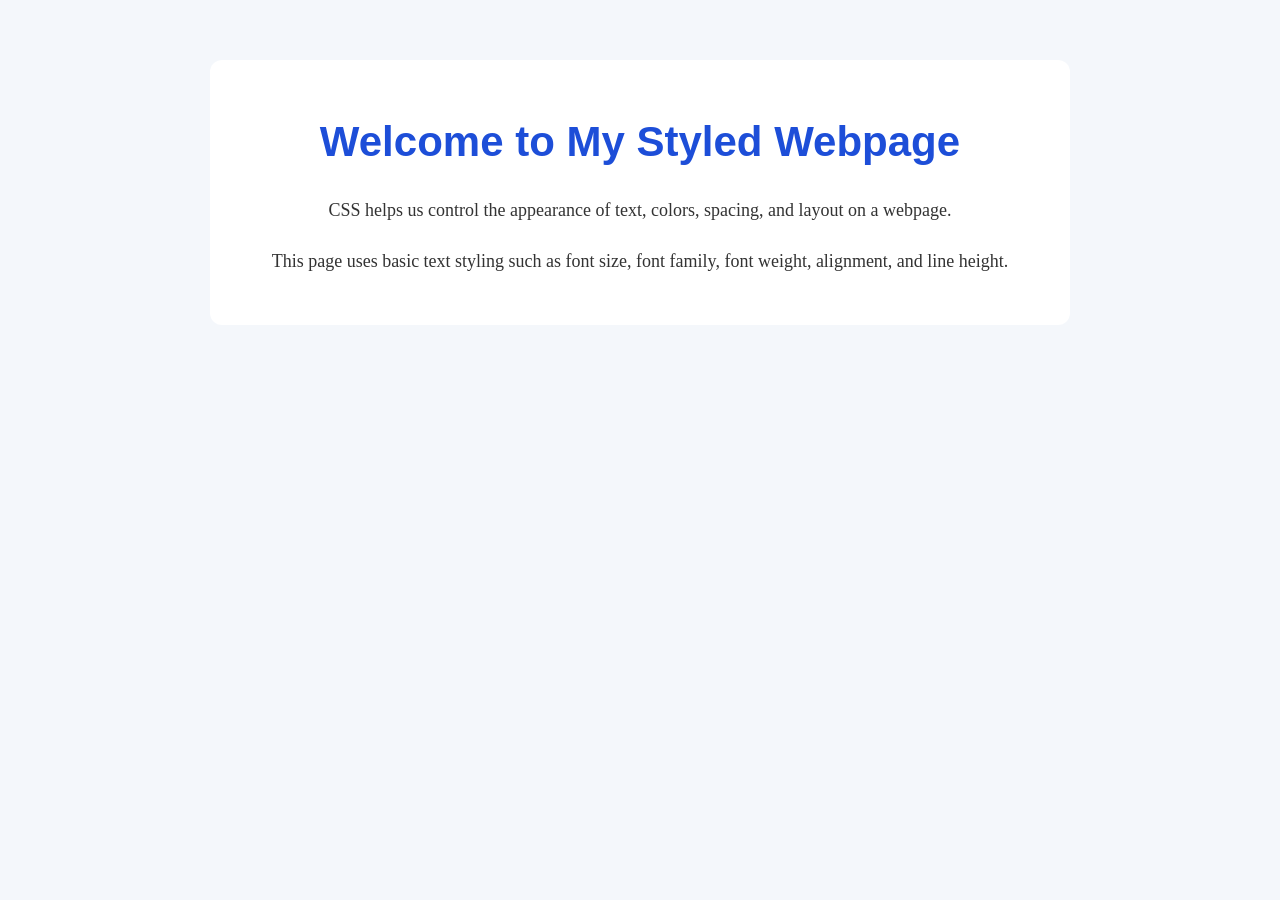
<file: Task_01_Text_Styling_Basics/index.html>
<!DOCTYPE html>
<html lang="en">
<head>
  <meta charset="UTF-8">
  <meta name="viewport" content="width=device-width, initial-scale=1.0">
  <title>Task 1 - Text Styling Basics</title>
  <link rel="stylesheet" href="style.css">
</head>
<body>
  <main class="page">
    <h1>Welcome to My Styled Webpage</h1>
    <p>CSS helps us control the appearance of text, colors, spacing, and layout on a webpage.</p>
    <p>This page uses basic text styling such as font size, font family, font weight, alignment, and line height.</p>
  </main>
</body>
</html>
</file>
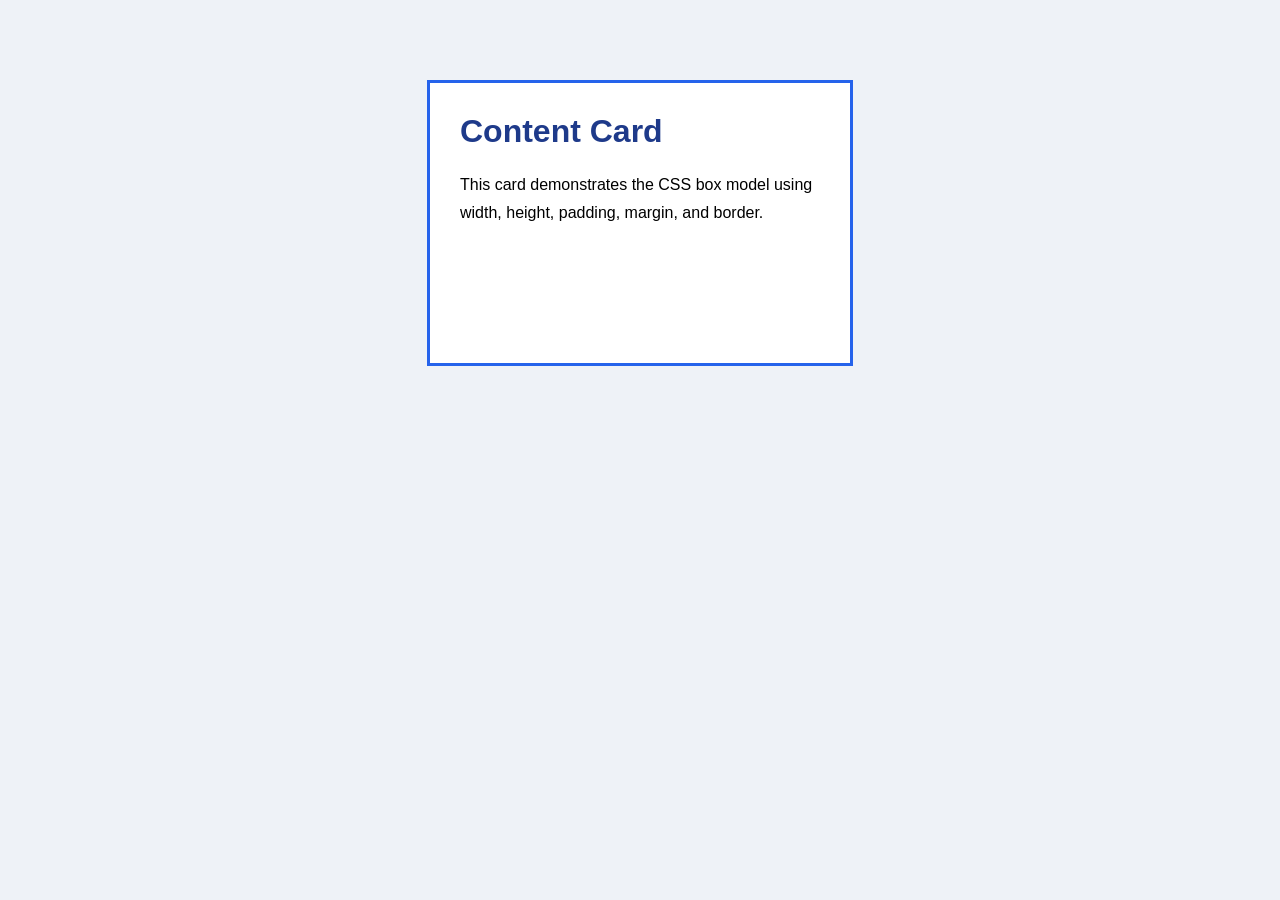
<file: Task_02_Box_Model_Styling/index.html>
<!DOCTYPE html>
<html lang="en">
<head>
  <meta charset="UTF-8">
  <meta name="viewport" content="width=device-width, initial-scale=1.0">
  <title>Task 2 - Box Model Styling</title>
  <link rel="stylesheet" href="style.css">
</head>
<body>
  <main>
    <div class="card">
      <h1>Content Card</h1>
      <p>This card demonstrates the CSS box model using width, height, padding, margin, and border.</p>
    </div>
  </main>
</body>
</html>
</file>
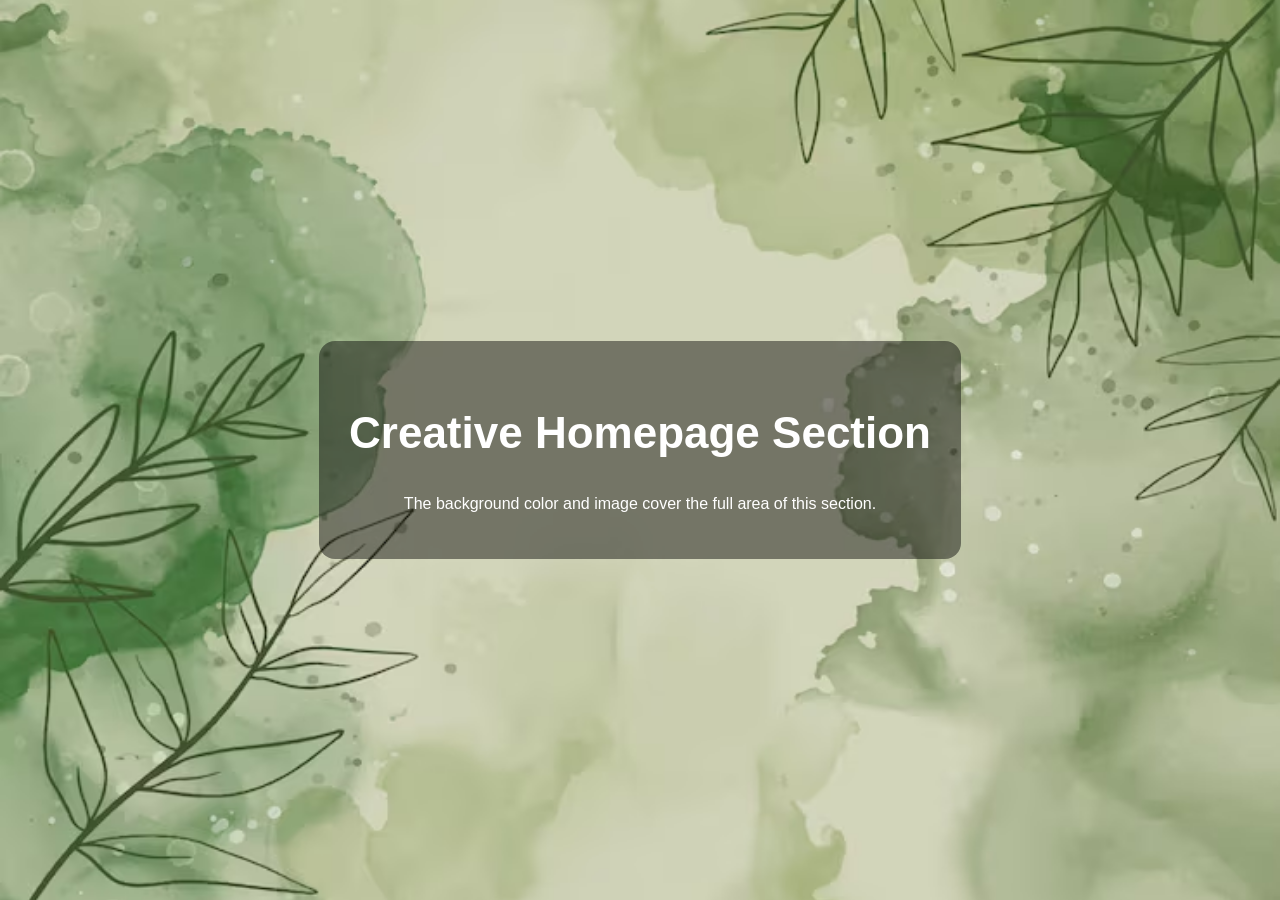
<file: Task_03_Background_Styling/index.html>
<!DOCTYPE html>
<html lang="en">
<head>
  <meta charset="UTF-8">
  <meta name="viewport" content="width=device-width, initial-scale=1.0">
  <title>Task 3 - Background Styling</title>
  <link rel="stylesheet" href="style.css">
</head>
<body>
  <section class="hero">
    <div class="hero-content">
      <h1>Creative Homepage Section</h1>
      <p>The background color and image cover the full area of this section.</p>
    </div>
  </section>
</body>
</html>
</file>
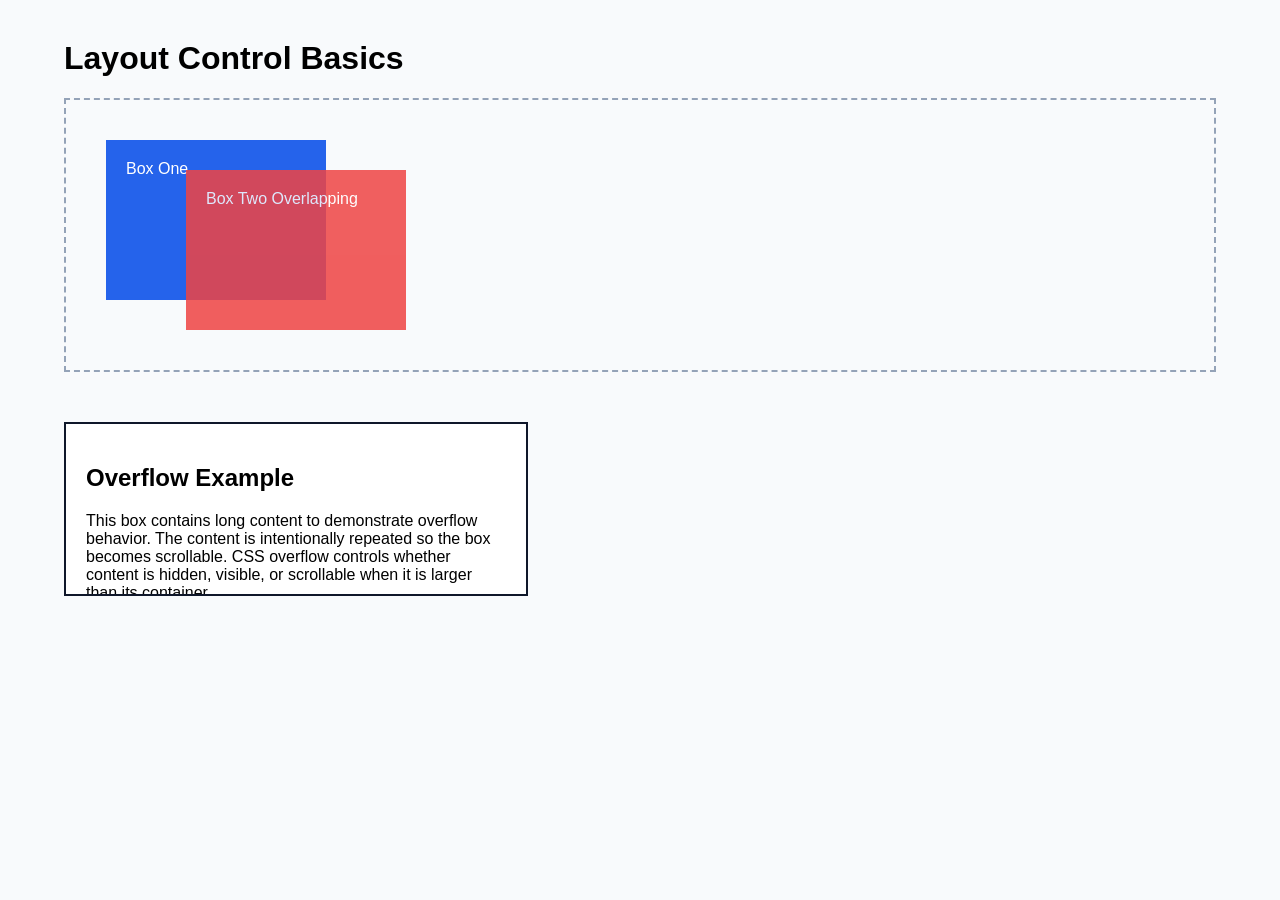
<file: Task_04_Layout_Control_Basics/index.html>
<!DOCTYPE html>
<html lang="en">
<head>
  <meta charset="UTF-8">
  <meta name="viewport" content="width=device-width, initial-scale=1.0">
  <title>Task 4 - Layout Control Basics</title>
  <link rel="stylesheet" href="style.css">
</head>
<body>
  <main class="page">
    <h1>Layout Control Basics</h1>

    <section class="box-area">
      <div class="box box-one">Box One</div>
      <div class="box box-two">Box Two Overlapping</div>
    </section>

    <p class="hidden-note">This paragraph is hidden using visibility: hidden.</p>

    <section class="overflow-box">
      <h2>Overflow Example</h2>
      <p>This box contains long content to demonstrate overflow behavior. The content is intentionally repeated so the box becomes scrollable. CSS overflow controls whether content is hidden, visible, or scrollable when it is larger than its container.</p>
      <p>This additional paragraph makes the content longer and easier to test inside the fixed height box.</p>
    </section>
  </main>
</body>
</html>
</file>
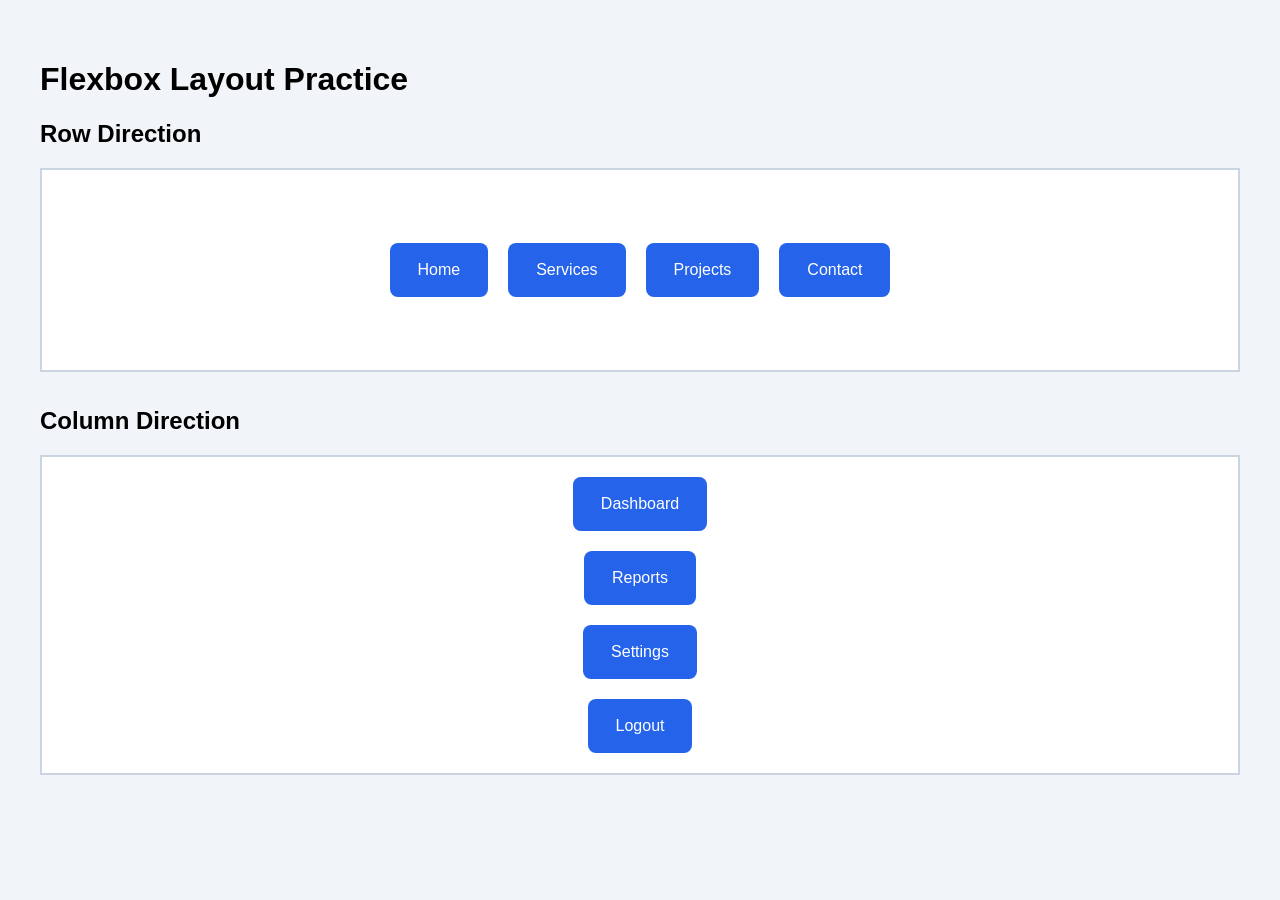
<file: Task_05_Flexbox_Layout/index.html>
<!DOCTYPE html>
<html lang="en">
<head>
  <meta charset="UTF-8">
  <meta name="viewport" content="width=device-width, initial-scale=1.0">
  <title>Task 5 - Flexbox Layout</title>
  <link rel="stylesheet" href="style.css">
</head>
<body>
  <main>
    <h1>Flexbox Layout Practice</h1>

    <h2>Row Direction</h2>
    <div class="flex-container row-layout">
      <div>Home</div>
      <div>Services</div>
      <div>Projects</div>
      <div>Contact</div>
    </div>

    <h2>Column Direction</h2>
    <div class="flex-container column-layout">
      <div>Dashboard</div>
      <div>Reports</div>
      <div>Settings</div>
      <div>Logout</div>
    </div>
  </main>
</body>
</html>
</file>
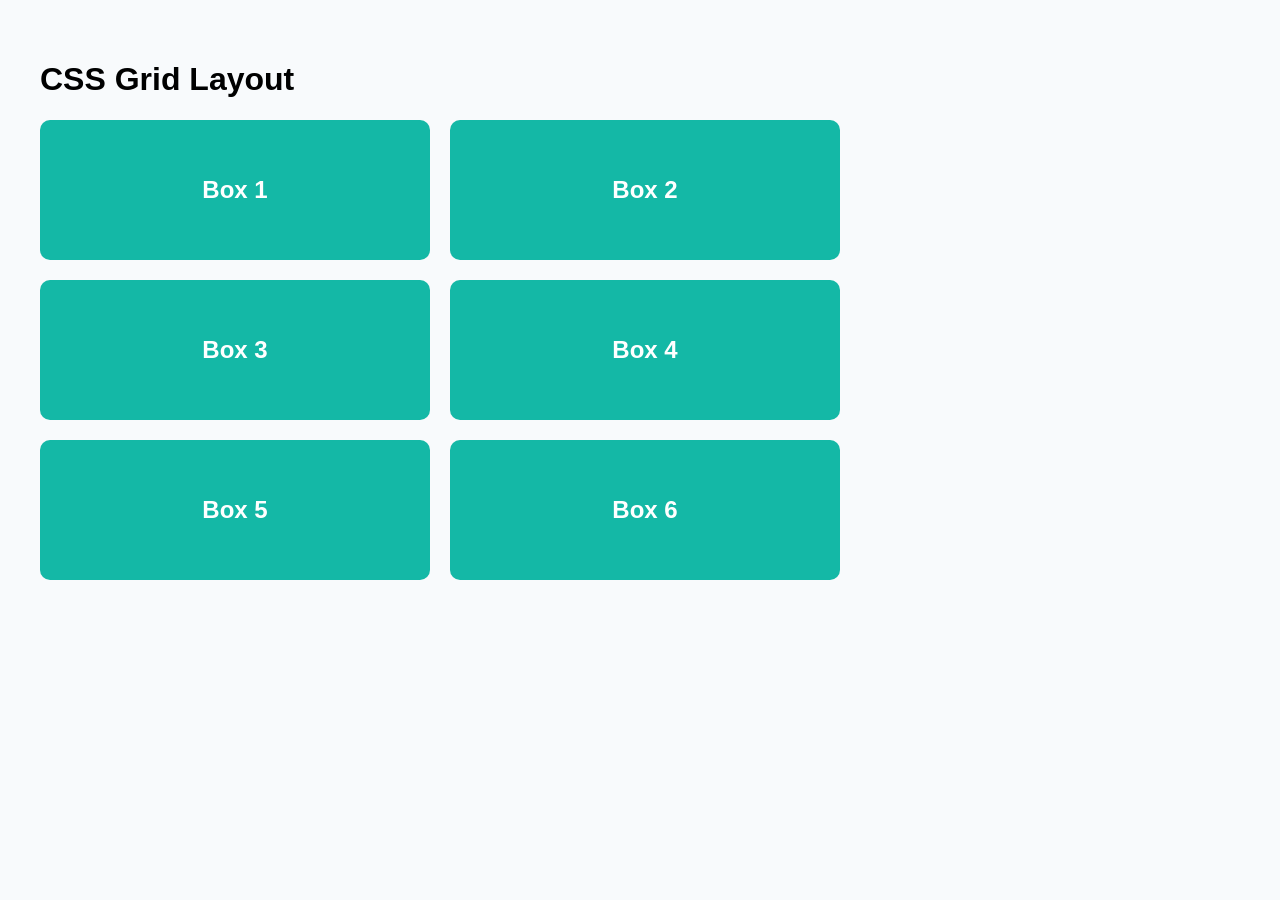
<file: Task_06_Grid_Layout_Practice/index.html>
<!DOCTYPE html>
<html lang="en">
<head>
  <meta charset="UTF-8">
  <meta name="viewport" content="width=device-width, initial-scale=1.0">
  <title>Task 6 - Grid Layout Practice</title>
  <link rel="stylesheet" href="style.css">
</head>
<body>
  <main>
    <h1>CSS Grid Layout</h1>
    <div class="grid-container">
      <div>Box 1</div>
      <div>Box 2</div>
      <div>Box 3</div>
      <div>Box 4</div>
      <div>Box 5</div>
      <div>Box 6</div>
    </div>
  </main>
</body>
</html>
</file>
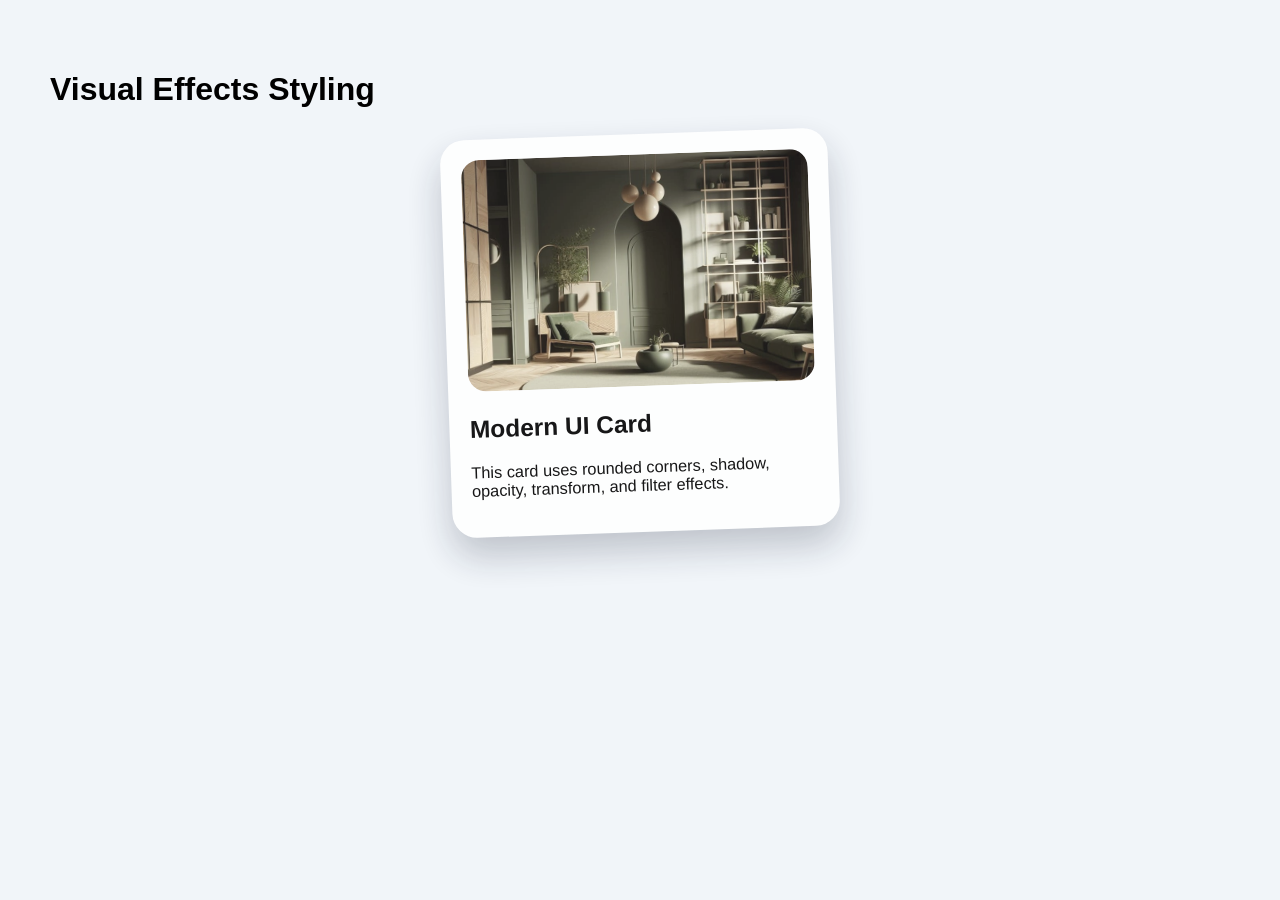
<file: Task_07_Visual_Effects_Styling/index.html>
<!DOCTYPE html>
<html lang="en">
<head>
  <meta charset="UTF-8">
  <meta name="viewport" content="width=device-width, initial-scale=1.0">
  <title>Task 7 - Visual Effects Styling</title>
  <link rel="stylesheet" href="style.css">
</head>
<body>
  <main>
    <h1>Visual Effects Styling</h1>
    <div class="effect-card">
      <img src="assets/card-image.jpg" alt="Abstract visual effects card image">
      <h2>Modern UI Card</h2>
      <p>This card uses rounded corners, shadow, opacity, transform, and filter effects.</p>
    </div>
  </main>
</body>
</html>
</file>
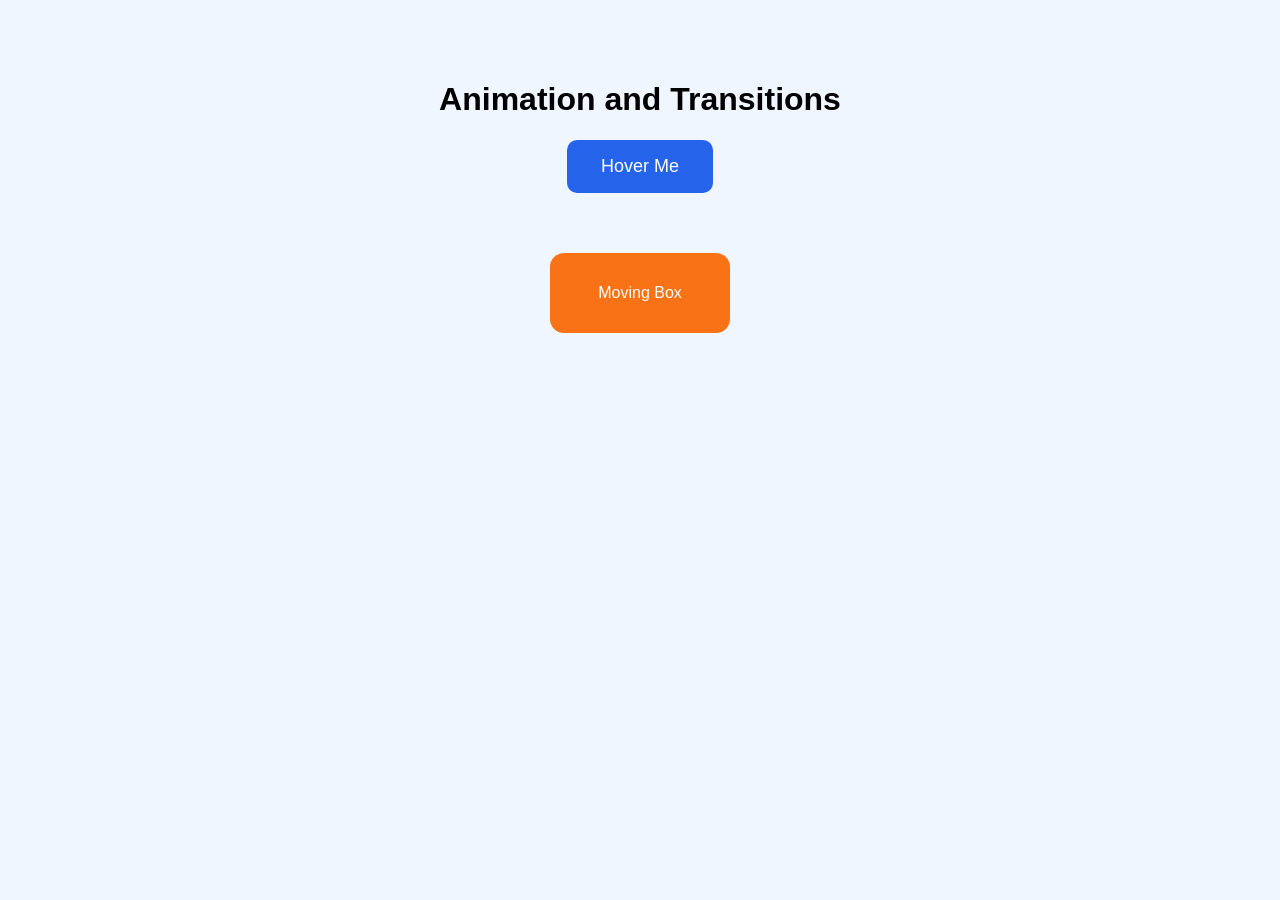
<file: Task_08_Animation_and_Transitions/index.html>
<!DOCTYPE html>
<html lang="en">
<head>
  <meta charset="UTF-8">
  <meta name="viewport" content="width=device-width, initial-scale=1.0">
  <title>Task 8 - Animation and Transitions</title>
  <link rel="stylesheet" href="style.css">
</head>
<body>
  <main>
    <h1>Animation and Transitions</h1>
    <button class="animated-button">Hover Me</button>
    <div class="moving-box">Moving Box</div>
  </main>
</body>
</html>
</file>
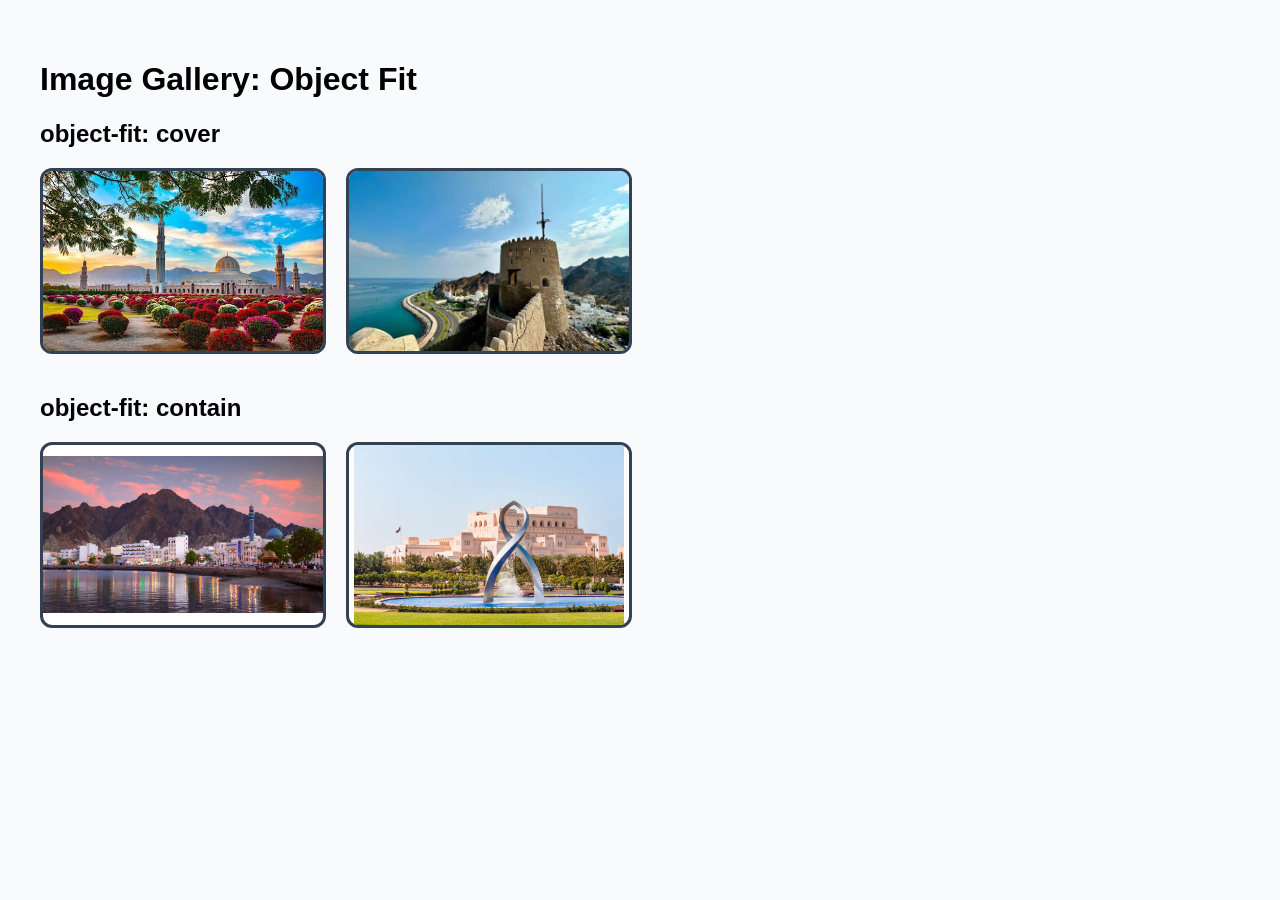
<file: Task_09_Image_and_Object_Fit/index.html>
<!DOCTYPE html>
<html lang="en">
<head>
  <meta charset="UTF-8">
  <meta name="viewport" content="width=device-width, initial-scale=1.0">
  <title>Task 9 - Image and Object Fit</title>
  <link rel="stylesheet" href="style.css">
</head>
<body>
  <main>
    <h1>Image Gallery: Object Fit</h1>
    <h2>object-fit: cover</h2>
    <div class="gallery cover-gallery">
      <img src="assets/gallery-1.jpg" alt="Mosque">
      <img src="assets/gallery-2.jpg" alt="Fort">
    </div>

    <h2>object-fit: contain</h2>
    <div class="gallery contain-gallery">
      <img src="assets/gallery-3.webp" alt="Sunset in Muscat City">
      <img src="assets/gallery-4.jpeg" alt="Tourism Attraction">
    </div>
  </main>
</body>
</html>
</file>
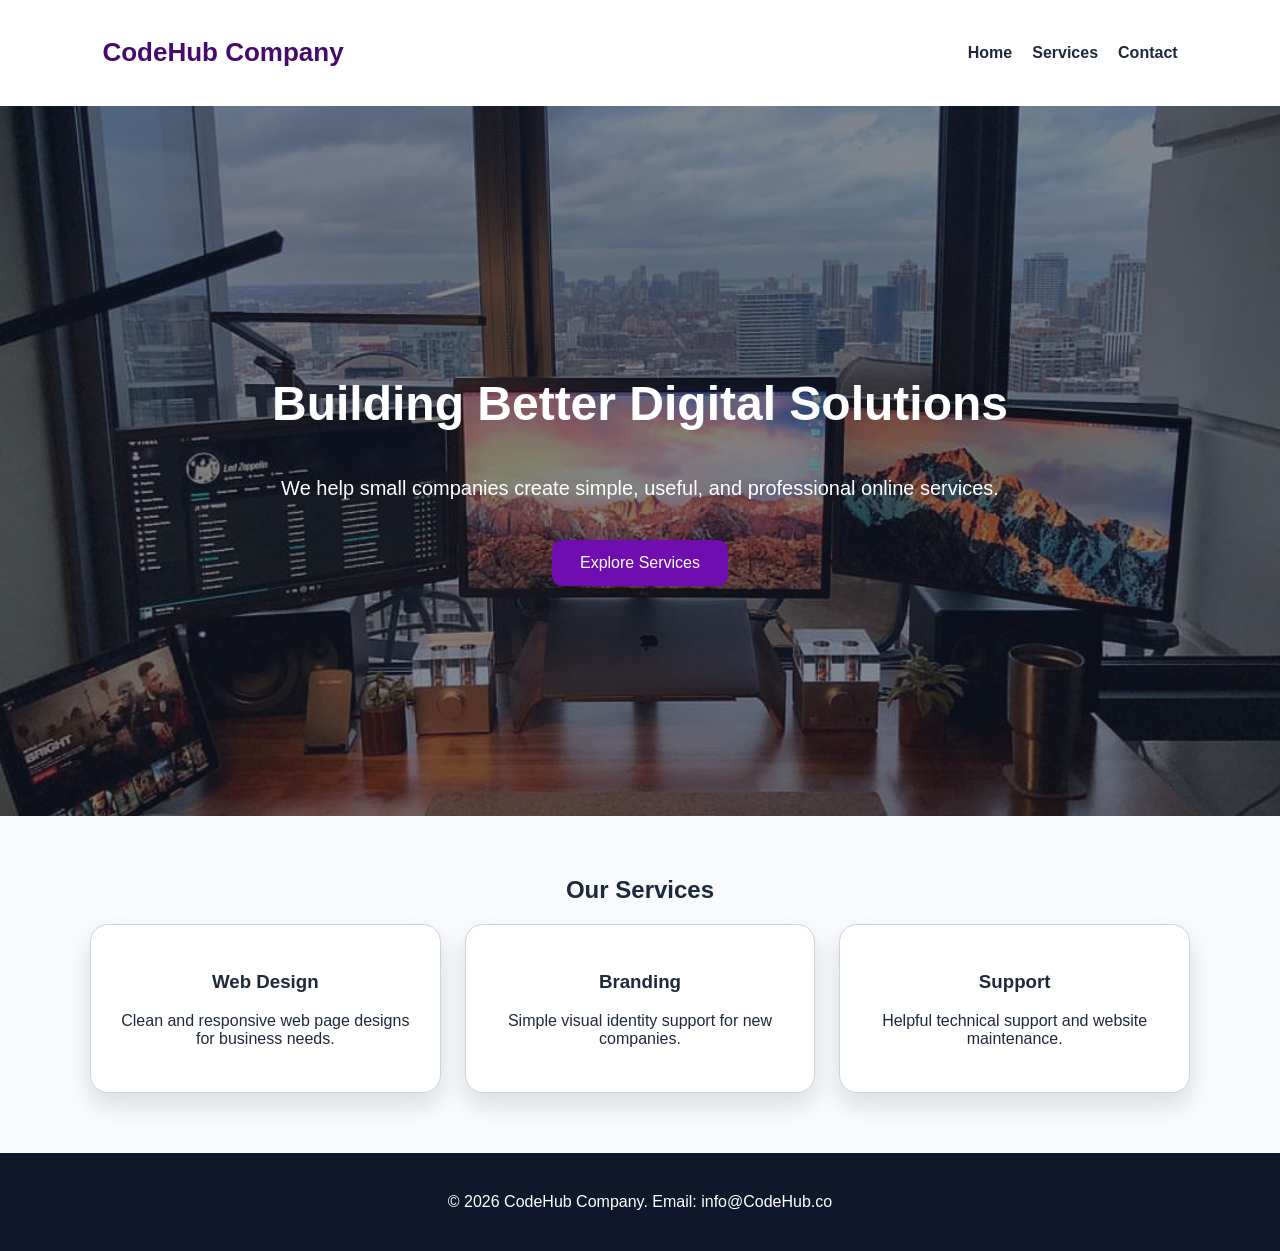
<file: Task_10_Full_Website_Styling_Project/index.html>
<!DOCTYPE html>
<html lang="en">
<head>
  <meta charset="UTF-8">
  <meta name="viewport" content="width=device-width, initial-scale=1.0">
  <title>Task 10 - Full Website Styling Project</title>
  <link rel="stylesheet" href="style.css">
</head>
<body>
  <header class="site-header">
    <h1>CodeHub Company</h1>
    <nav>
      <a href="#home">Home</a>
      <a href="#services">Services</a>
      <a href="#contact">Contact</a>
    </nav>
  </header>

  <main>
    <section id="home" class="hero">
      <div>
        <h2>Building Better Digital Solutions</h2>
        <p>We help small companies create simple, useful, and professional online services.</p>
        <a class="button" href="#services">Explore Services</a>
      </div>
    </section>

    <section id="services" class="content-section">
      <h2>Our Services</h2>
      <div class="cards">
        <article class="card">
          <h3>Web Design</h3>
          <p>Clean and responsive web page designs for business needs.</p>
        </article>
        <article class="card">
          <h3>Branding</h3>
          <p>Simple visual identity support for new companies.</p>
        </article>
        <article class="card">
          <h3>Support</h3>
          <p>Helpful technical support and website maintenance.</p>
        </article>
      </div>
    </section>
  </main>

  <footer id="contact">
    <p>&copy; 2026 CodeHub Company. Email: info@CodeHub.co</p>
  </footer>
</body>
</html>
</file>
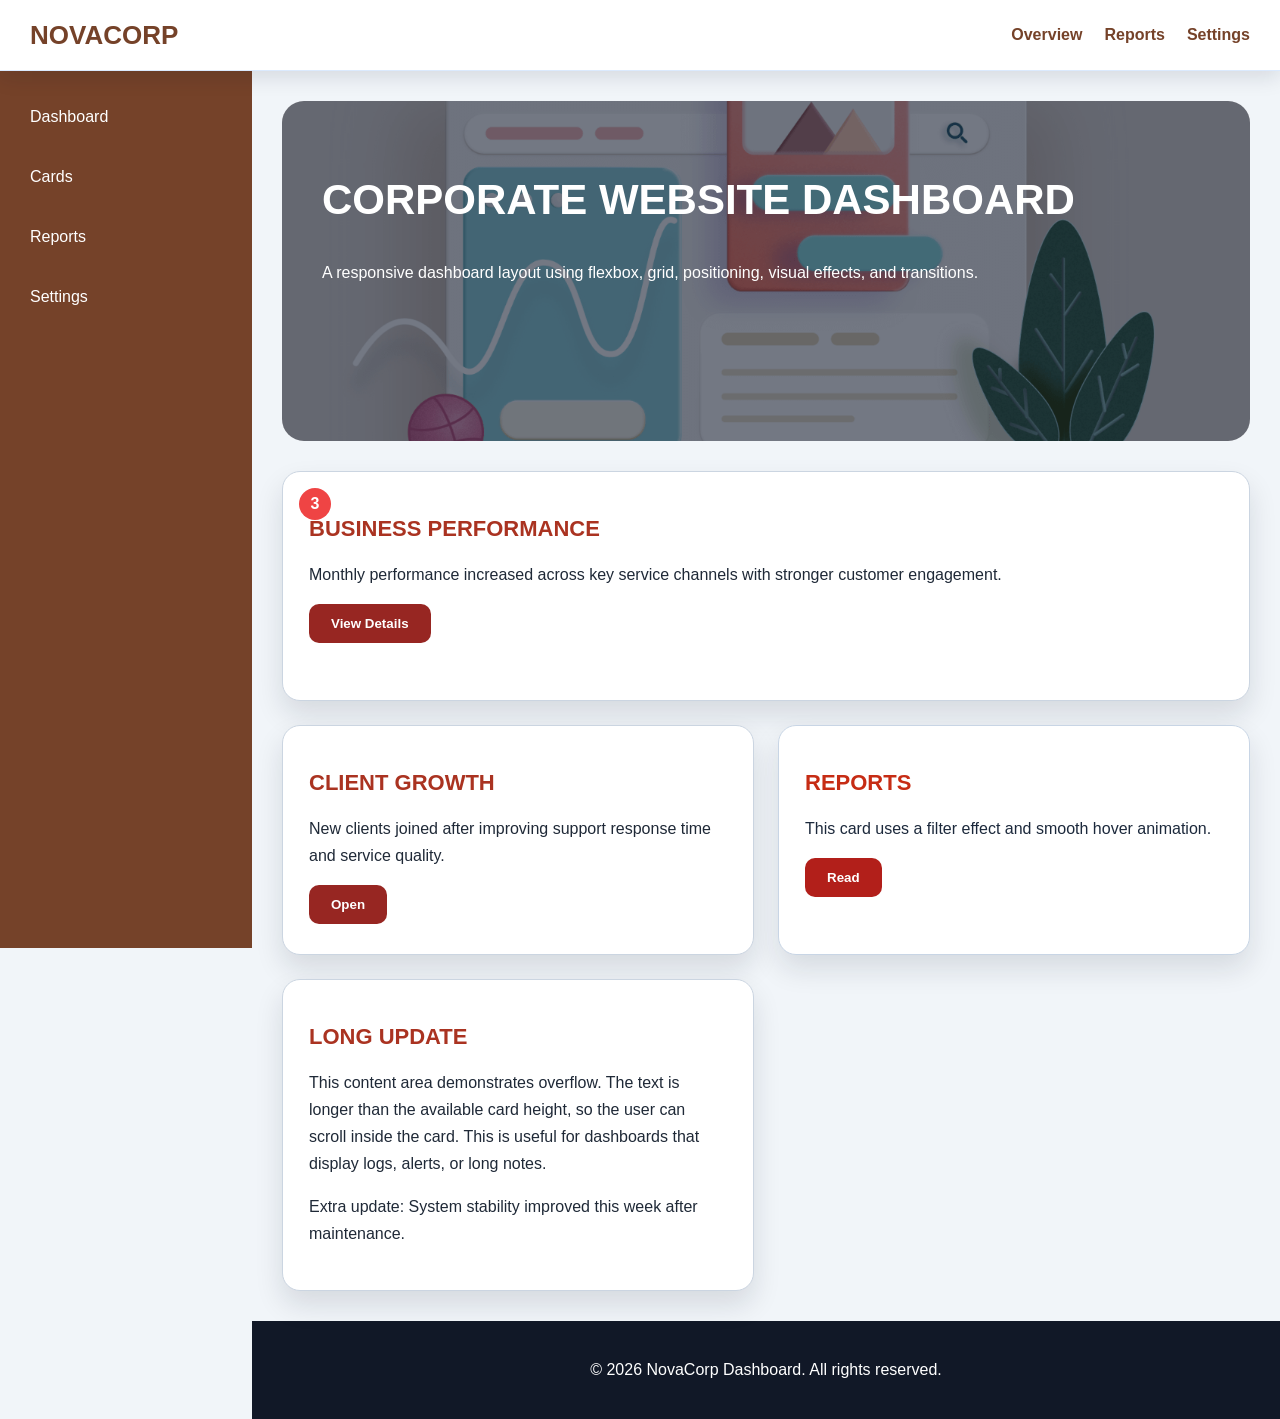
<file: Task_11_Advanced_Corporate_Dashboard/index.html>
<!DOCTYPE html>
<html lang="en">
<head>
  <meta charset="UTF-8">
  <meta name="viewport" content="width=device-width, initial-scale=1.0">
  <title>Task 11 - Advanced Real-World CSS Layout System</title>
  <link rel="stylesheet" href="style.css">
</head>
<body>
  <header class="top-header">
    <div class="logo">NovaCorp</div>
    <nav class="top-nav">
      <a href="#overview">Overview</a>
      <a href="#reports">Reports</a>
      <a href="#settings">Settings</a>
    </nav>
  </header>

  <aside class="sidebar">
    <a href="#overview">Dashboard</a>
    <a href="#cards">Cards</a>
    <a href="#reports">Reports</a>
    <a href="#settings">Settings</a>
  </aside>

  <main class="dashboard" id="overview">
    <section class="hero-panel">
      <div class="overlay">
        <h1>Corporate Website Dashboard</h1>
        <p>A responsive dashboard layout using flexbox, grid, positioning, visual effects, and transitions.</p>
      </div>
    </section>

    <section class="card-grid" id="cards">
      <article class="card feature-card">
        <span class="notification-badge">3</span>
        <h2>Business Performance</h2>
        <p>Monthly performance increased across key service channels with stronger customer engagement.</p>
        <button>View Details</button>
      </article>
      <article class="card">
        <h2>Client Growth</h2>
        <p>New clients joined after improving support response time and service quality.</p>
        <button>Open</button>
      </article>
      <article class="card filtered-card">
        <h2>Reports</h2>
        <p>This card uses a filter effect and smooth hover animation.</p>
        <button>Read</button>
      </article>
      <article class="card overflow-card" id="reports">
        <h2>Long Update</h2>
        <p>This content area demonstrates overflow. The text is longer than the available card height, so the user can scroll inside the card. This is useful for dashboards that display logs, alerts, or long notes.</p>
        <p>Extra update: System stability improved this week after maintenance.</p>
      </article>
    </section>
  </main>

  <footer class="footer" id="settings">
    <p>&copy; 2026 NovaCorp Dashboard. All rights reserved.</p>
  </footer>
</body>
</html>
</file>
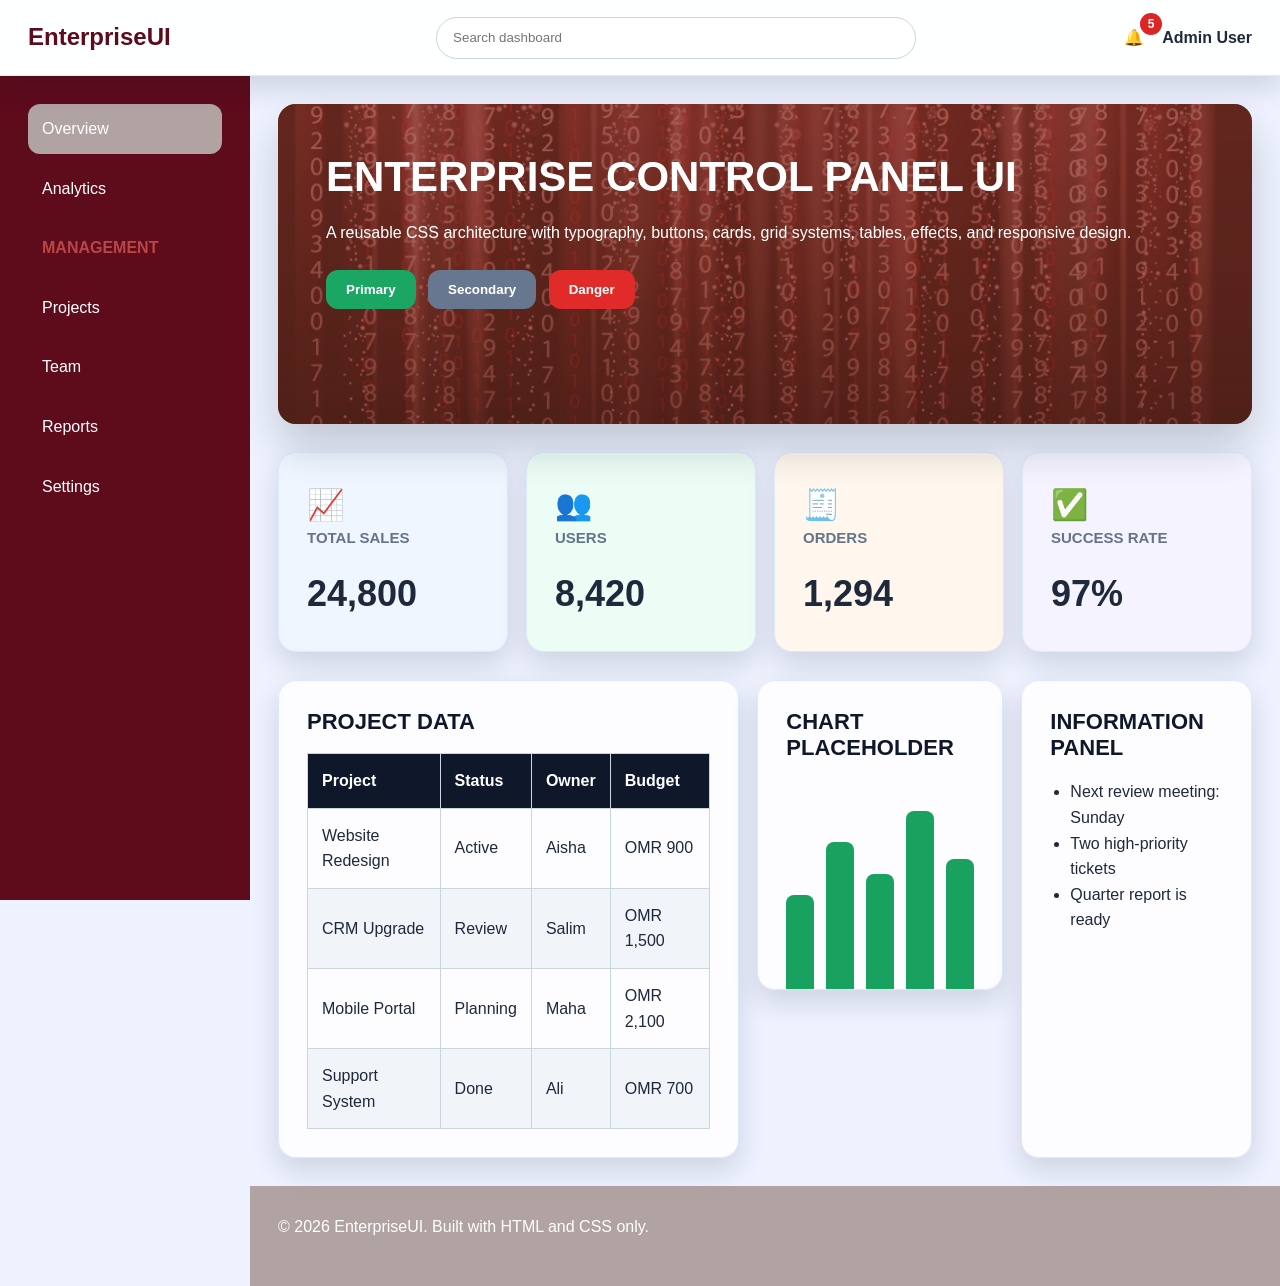
<file: Task_12_Enterprise_Control_Panel_UI/index.html>
<!DOCTYPE html>
<html lang="en">
<head>
  <meta charset="UTF-8">
  <meta name="viewport" content="width=device-width, initial-scale=1.0">
  <title>Task 12 - Enterprise Control Panel UI</title>
  <link rel="stylesheet" href="style.css">
</head>
<body>
  <header class="topbar shadow-md">
    <div class="brand">EnterpriseUI</div>
    <label class="search-label" for="search">Search</label>
    <input id="search" class="search" type="search" placeholder="Search dashboard">
    <div class="profile">
      <div class="alert-icon">🔔<span class="badge">5</span></div>
      <span>Admin User</span>
    </div>
  </header>

  <aside class="sidebar">
    <nav>
      <a class="active" href="#overview">Overview</a>
      <a href="#analytics">Analytics</a>
      <div class="nested-menu">
        <span>Management</span>
        <a href="#projects">Projects</a>
        <a href="#team">Team</a>
      </div>
      <a href="#reports">Reports</a>
      <a href="#settings">Settings</a>
    </nav>
  </aside>

  <main class="main-content" id="overview">
    <section class="hero-card glass-card">
      <div class="hero-overlay">
        <h1>Enterprise Control Panel UI</h1>
        <p>A reusable CSS architecture with typography, buttons, cards, grid systems, tables, effects, and responsive design.</p>
        <button class="btn btn-primary">Primary</button>
        <button class="btn btn-secondary">Secondary</button>
        <button class="btn btn-danger">Danger</button>
      </div>
    </section>

    <section class="stats-grid" id="analytics">
      <article class="stat-card card accent-blue">
        <span class="icon">📈</span>
        <h2>Total Sales</h2>
        <strong>24,800</strong>
      </article>
      <article class="stat-card card accent-green">
        <span class="icon">👥</span>
        <h2>Users</h2>
        <strong>8,420</strong>
      </article>
      <article class="stat-card card accent-orange">
        <span class="icon">🧾</span>
        <h2>Orders</h2>
        <strong>1,294</strong>
      </article>
      <article class="stat-card card accent-purple">
        <span class="icon">✅</span>
        <h2>Success Rate</h2>
        <strong>97%</strong>
      </article>
    </section>

    <section class="content-grid">
      <article class="card table-card" id="projects">
        <h2>Project Data</h2>
        <div class="table-scroll">
          <table>
            <thead>
              <tr><th>Project</th><th>Status</th><th>Owner</th><th>Budget</th></tr>
            </thead>
            <tbody>
              <tr><td>Website Redesign</td><td>Active</td><td>Aisha</td><td>OMR 900</td></tr>
              <tr><td>CRM Upgrade</td><td>Review</td><td>Salim</td><td>OMR 1,500</td></tr>
              <tr><td>Mobile Portal</td><td>Planning</td><td>Maha</td><td>OMR 2,100</td></tr>
              <tr><td>Support System</td><td>Done</td><td>Ali</td><td>OMR 700</td></tr>
            </tbody>
          </table>
        </div>
      </article>

      <article class="card chart-card" id="reports">
        <h2>Chart Placeholder</h2>
        <div class="bars">
          <span></span><span></span><span></span><span></span><span></span>
        </div>
      </article>

      <aside class="right-panel card" id="team">
        <h2>Information Panel</h2>
        <ul>
          <li>Next review meeting: Sunday</li>
          <li>Two high-priority tickets</li>
          <li>Quarter report is ready</li>
        </ul>
      </aside>
    </section>
  </main>

  <footer class="footer" id="settings">
    <p>&copy; 2026 EnterpriseUI. Built with HTML and CSS only.</p>
  </footer>
</body>
</html>
</file>
<file: Task_01_Text_Styling_Basics/style.css>
body {
  margin: 0;
  background-color: #f4f7fb;
  color: #222;
}

.page {
  max-width: 800px;
  margin: 60px auto;
  padding: 30px;
  background-color: white;
  border-radius: 12px;
}

h1 {
  color: #1d4ed8;
  font-size: 42px;
  font-family: Arial, sans-serif;
  font-weight: bold;
  text-align: center;
}

p {
  color: #333;
  font-size: 18px;
  font-family: Georgia, serif;
  font-weight: normal;
  text-align: center;
  line-height: 1.8;
}
</file>
<file: Task_02_Box_Model_Styling/style.css>
body {
  margin: 0;
  background-color: #eef2f7;
  font-family: Arial, sans-serif;
}

.card {
  width: 360px;
  height: 220px;
  margin: 80px auto;
  padding: 30px;
  border: 3px solid #2563eb;
  background-color: white;
}

.card h1 {
  margin-top: 0;
  color: #1e3a8a;
}

.card p {
  line-height: 1.7;
}
</file>
<file: Task_03_Background_Styling/style.css>
body {
  margin: 0;
  font-family: Arial, sans-serif;
}

.hero {
  min-height: 100vh;
  background-color: #0f172a;
  background-image: url("assets/background.avif");
  background-size: cover;
  background-position: center;
  display: flex;
  align-items: center;
  justify-content: center;
  color: white;
  text-align: center;
}

.hero-content {
  max-width: 700px;
  padding: 30px;
  background-color: rgba(0, 0, 0, 0.45);
  border-radius: 16px;
}

.hero h1 {
  font-size: 44px;
}
</file>
<file: Task_04_Layout_Control_Basics/style.css>
body {
  margin: 0;
  font-family: Arial, sans-serif;
  background-color: #f8fafc;
}

.page {
  width: 90%;
  margin: 40px auto;
}

.box-area {
  position: relative;
  height: 230px;
  border: 2px dashed #94a3b8;
  padding: 20px;
}

.box {
  width: 180px;
  height: 120px;
  padding: 20px;
  color: white;
  cursor: pointer;
}

.box-one {
  display: block;
  background-color: #2563eb;
  position: relative;
  top: 20px;
  left: 20px;
  z-index: 1;
}

.box-two {
  display: inline-block;
  background-color: #ef4444;
  position: absolute;
  top: 70px;
  left: 120px;
  z-index: 2;
  opacity: 0.85;
}

.hidden-note {
  visibility: hidden;
}

.overflow-box {
  width: 420px;
  height: 130px;
  padding: 20px;
  border: 2px solid #0f172a;
  overflow: auto;
  background-color: white;
}
</file>
<file: Task_05_Flexbox_Layout/style.css>
body {
  margin: 0;
  padding: 40px;
  font-family: Arial, sans-serif;
  background-color: #f1f5f9;
}

.flex-container {
  display: flex;
  justify-content: center;
  align-items: center;
  gap: 20px;
  min-height: 160px;
  padding: 20px;
  margin-bottom: 35px;
  background-color: white;
  border: 2px solid #cbd5e1;
}

.row-layout {
  flex-direction: row;
}

.column-layout {
  flex-direction: column;
}

.flex-container div {
  padding: 18px 28px;
  background-color: #2563eb;
  color: white;
  border-radius: 8px;
}
</file>
<file: Task_06_Grid_Layout_Practice/style.css>
body {
  margin: 0;
  padding: 40px;
  font-family: Arial, sans-serif;
  background-color: #f8fafc;
}

.grid-container {
  display: grid;
  grid-template-columns: 1fr 1fr;
  grid-template-rows: 140px 140px 140px;
  gap: 20px;
  max-width: 800px;
}

.grid-container div {
  display: flex;
  justify-content: center;
  align-items: center;
  background-color: #14b8a6;
  color: white;
  font-size: 24px;
  font-weight: bold;
  border-radius: 10px;
}
</file>
<file: Task_07_Visual_Effects_Styling/style.css>
body {
  margin: 0;
  padding: 50px;
  font-family: Arial, sans-serif;
  background-color: #f1f5f9;
}

.effect-card {
  width: 340px;
  margin: 30px auto;
  padding: 20px;
  background-color: white;
  border-radius: 24px;
  box-shadow: 0 18px 35px rgba(15, 23, 42, 0.25);
  transform: rotate(-2deg) scale(1.02);
  opacity: 0.9;
}

.effect-card img {
  width: 100%;
  border-radius: 18px;
  filter: grayscale(35%);
}

.effect-card:hover {
  transform: rotate(0deg) scale(1.08);
  opacity: 1;
}
</file>
<file: Task_08_Animation_and_Transitions/style.css>
body {
  margin: 0;
  padding: 60px;
  font-family: Arial, sans-serif;
  text-align: center;
  background-color: #eff6ff;
}

.animated-button {
  padding: 16px 34px;
  border: none;
  border-radius: 10px;
  background-color: #2563eb;
  color: white;
  font-size: 18px;
  cursor: pointer;
  transition: background-color 0.4s ease, transform 0.4s ease;
}

.animated-button:hover {
  background-color: #1e40af;
  transform: scale(1.12);
}

.moving-box {
  width: 180px;
  height: 80px;
  margin: 60px auto;
  background-color: #f97316;
  color: white;
  display: flex;
  align-items: center;
  justify-content: center;
  border-radius: 14px;
  animation: moveAndFade 2s infinite alternate;
}

@keyframes moveAndFade {
  from {
    transform: translateX(-40px);
    opacity: 0.45;
  }
  to {
    transform: translateX(40px);
    opacity: 1;
  }
}
</file>
<file: Task_09_Image_and_Object_Fit/style.css>
body {
  margin: 0;
  padding: 40px;
  font-family: Arial, sans-serif;
  background-color: #f8fafc;
}

.gallery {
  display: flex;
  gap: 20px;
  margin-bottom: 40px;
}

.gallery img {
  width: 280px;
  height: 180px;
  border: 3px solid #334155;
  border-radius: 12px;
  background-color: white;
}

.cover-gallery img {
  object-fit: cover;
}

.contain-gallery img {
  object-fit: contain;
}
</file>
<file: Task_10_Full_Website_Styling_Project/style.css>
body {
  margin: 0;
  color: #1e293b;
  font-family: Arial, sans-serif;
  background-color: #f8fafc;
}

.site-header {
  display: flex;
  justify-content: space-between;
  align-items: center;
  padding: 20px 8%;
  background-color: white;
  box-shadow: 0 4px 14px rgba(0, 0, 0, 0.1);
}

.site-header h1 {
  font-size: 26px;
  color: #48096c;
}

nav {
  display: flex;
  gap: 20px;
}

nav a {
  color: #1e293b;
  text-decoration: none;
  font-weight: bold;
  transition: color 0.3s ease;
}

nav a:hover {
  color: #2563eb;
}

.hero {
  min-height: 70vh;
  padding: 40px;
  background-color: #1e3a8a;
  background-image: linear-gradient(rgba(15, 23, 42, 0.5), rgba(15, 23, 42, 0.5)), url("assets/company-bg.jpg");
  background-size: cover;
  background-position: center;
  color: white;
  display: flex;
  justify-content: center;
  align-items: center;
  text-align: center;
}

.hero h2 {
  font-size: 48px;
  animation: fadeIn 2s ease;
}

.hero p {
  font-size: 20px;
  line-height: 1.7;
}

.button {
  display: inline-block;
  padding: 14px 28px;
  margin-top: 15px;
  background-color: #700db1;
  color: white;
  text-decoration: none;
  border-radius: 10px;
  transition: transform 0.3s ease, background-color 0.3s ease;
}

.button:hover {
  background-color: #e28bbe;
  transform: translateY(-5px);
}

.content-section {
  max-width: 1100px;
  margin: 60px auto;
  padding: 0 20px;
  text-align: center;
}

.cards {
  display: grid;
  grid-template-columns: repeat(3, 1fr);
  gap: 24px;
}

.card {
  padding: 28px;
  border: 1px solid #cbd5e1;
  border-radius: 18px;
  background-color: white;
  box-shadow: 0 12px 24px rgba(15, 23, 42, 0.12);
  transition: transform 0.3s ease;
}

.card:hover {
  transform: scale(1.05);
}

footer {
  padding: 24px;
  text-align: center;
  color: white;
  background-color: #0f172a;
}

@keyframes fadeIn {
  from { opacity: 0; transform: translateY(25px); }
  to { opacity: 1; transform: translateY(0); }
}

@media (max-width: 768px) {
  .site-header,
  nav {
    flex-direction: column;
  }

  .hero h2 {
    font-size: 34px;
  }

  .cards {
    grid-template-columns: 1fr;
  }
}
</file>
<file: Task_11_Advanced_Corporate_Dashboard/style.css>
body {
  margin: 0;
  color: #1f2937;
  font-family: Arial, sans-serif;
  font-size: 16px;
  background-color: #f1f5f9;
}

.top-header {
  position: sticky;
  top: 0;
  z-index: 1000;
  height: 70px;
  padding: 0 30px;
  display: flex;
  justify-content: space-between;
  align-items: center;
  gap: 20px;
  background-color: #ffffff;
  border-bottom: 1px solid #dbeafe;
  box-shadow: 0 6px 20px rgba(15, 23, 42, 0.12);
}

.logo {
  color: #754229;
  font-size: 26px;
  font-weight: 800;
  text-transform: uppercase;
}

.top-nav {
  display: flex;
  gap: 22px;
}

.top-nav a,
.sidebar a,
button {
  cursor: pointer;
  transition: transform 0.3s ease, color 0.3s ease, background-color 0.3s ease;
}

.top-nav a {
  color: #754229;
  text-decoration: none;
  font-weight: 700;
}

.top-nav a:hover {
  color: #baa88f;
  transform: translateY(-2px);
}

.sidebar {
  position: fixed;
  top: 70px;
  left: 0;
  z-index: 900;
  width: 220px;
  height: calc(100vh - 70px);
  padding: 24px 16px;
  display: flex;
  flex-direction: column;
  gap: 14px;
  background-color: #754229;
  overflow: auto;
}

.sidebar a {
  display: block;
  padding: 14px;
  color: white;
  text-decoration: none;
  border-radius: 10px;
}

.sidebar a:hover {
  background-color: #baa88f;
  transform: translateX(8px);
}

.dashboard {
  margin-left: 252px;
  padding: 30px;
}

.hero-panel {
  min-height: 260px;
  margin-bottom: 30px;
  display: flex;
  align-items: center;
  background-color: #1e3a8a;
  background-image: url("assets/dashboard-hero.png");
  background-size: cover;
  background-position: center;
  border-radius: 22px;
  overflow: hidden;
}

.overlay {
  width: 100%;
  min-height: 260px;
  padding: 40px;
  background-color: rgba(15, 23, 42, 0.58);
  color: white;
  text-align: left;
}

.overlay h1 {
  font-size: 42px;
  font-weight: 800;
  text-transform: uppercase;
}

.overlay p {
  max-width: 720px;
  line-height: 1.8;
}

.card-grid {
  display: grid;
  grid-template-columns: 1fr 1fr;
  grid-template-rows: 230px 230px;
  gap: 24px;
}

.card {
  position: relative;
  padding: 26px;
  border: 1px solid #cbd5e1;
  border-radius: 18px;
  background-color: white;
  box-shadow: 0 14px 28px rgba(15, 23, 42, 0.12);
  transition: transform 0.3s ease, box-shadow 0.3s ease;
}

.card:hover {
  transform: scale(1.03);
  box-shadow: 0 20px 38px rgba(15, 23, 42, 0.2);
}

.card h2 {
  color: #aa3321;
  text-transform: uppercase;
  font-size: 22px;
}

.card p {
  line-height: 1.7;
}

.feature-card {
  grid-column: span 2;
}

.filtered-card {
  filter: saturate(130%);
}

.overflow-card {
  overflow: auto;
}

.notification-badge {
  position: absolute;
  top: 16px;
  left: 16px;
  z-index: 5;
  width: 32px;
  height: 32px;
  display: flex;
  align-items: center;
  justify-content: center;
  border-radius: 50%;
  background-color: #ef4444;
  color: white;
  font-weight: 800;
}

button {
  padding: 12px 22px;
  border: 0;
  border-radius: 10px;
  background-color: #972622;
  color: white;
  font-weight: 700;
}

button:hover {
  background-color: #ed9986;
  transform: scale(1.06);
}

.footer {
  margin-left: 252px;
  padding: 24px;
  text-align: center;
  background-color: #111827;
  color: white;
}

@media (max-width: 768px) {
  body {
    font-size: 14px;
  }

  .top-header {
    height: auto;
    padding: 16px;
    flex-direction: column;
  }

  .sidebar {
    position: static;
    width: auto;
    height: auto;
    flex-direction: row;
    overflow: auto;
  }

  .dashboard,
  .footer {
    margin-left: 0;
  }

  .card-grid {
    grid-template-columns: 1fr;
    grid-template-rows: auto;
  }

  .feature-card {
    grid-column: span 1;
  }

  .overlay h1 {
    font-size: 30px;
  }
}
</file>
<file: Task_12_Enterprise_Control_Panel_UI/style.css>
:root {
  --primary: #19a160;
  --secondary: #64748b;
  --danger: #dc2626;
  --dark: #0f172a;
  --light: #f8fafc;
  --text: #1e293b;
  --muted: #64748b;
  --space-sm: 10px;
  --space-md: 18px;
  --space-lg: 28px;
  --radius: 18px;
  --shadow-sm: 0 4px 10px rgba(15, 23, 42, 0.08);
  --shadow-md: 0 12px 28px rgba(15, 23, 42, 0.14);
  --shadow-lg: 0 24px 45px rgba(15, 23, 42, 0.2);
}

* {
  box-sizing: border-box;
}

body {
  margin: 0;
  color: var(--text);
  font-family: Arial, Helvetica, sans-serif;
  font-size: 16px;
  background-color: #eef2ff;
  line-height: 1.6;
}

h1, h2, h3, h4, h5, h6 {
  margin: 0 0 var(--space-md);
  color: var(--dark);
  font-weight: 800;
  line-height: 1.2;
}

h1 { font-size: 42px; text-transform: uppercase; }
h2 { font-size: 22px; text-transform: uppercase; }
h3 { font-size: 18px; }
p { margin: 0 0 var(--space-md); text-align: left; }

.shadow-md { box-shadow: var(--shadow-md); }

.topbar {
  position: sticky;
  top: 0;
  left: 0;
  z-index: 1000;
  height: 76px;
  padding: 0 var(--space-lg);
  display: flex;
  justify-content: space-between;
  align-items: center;
  gap: var(--space-md);
  background-color: rgba(255, 255, 255, 0.94);
  border-bottom: 1px solid #dbeafe;
}

.brand {
  width: 200px;
  color: #5e0b1c;
  font-size: 24px;
  font-weight: 900;
}

.search-label {
  position: absolute;
  left: -9999px;
}

.search {
  width: 100%;
  max-width: 480px;
  height: 42px;
  padding: 0 16px;
  border: 1px solid #cbd5e1;
  border-radius: 999px;
}

.profile {
  display: flex;
  align-items: center;
  gap: var(--space-md);
  font-weight: 700;
}

.alert-icon {
  position: relative;
  cursor: pointer;
}

.badge {
  position: absolute;
  top: -12px;
  left: 16px;
  z-index: 5;
  min-width: 22px;
  height: 22px;
  padding: 2px;
  border-radius: 50%;
  color: white;
  background-color: var(--danger);
  font-size: 12px;
  text-align: center;
}

.sidebar {
  position: fixed;
  top: 76px;
  left: 0;
  z-index: 900;
  width: 250px;
  height: calc(100vh - 76px);
  padding: var(--space-lg);
  background-color:#5e0b1c ;
  overflow: auto;
}

.sidebar nav,
.nested-menu {
  display: flex;
  flex-direction: column;
  gap: var(--space-sm);
}

.sidebar a,
.nested-menu span {
  display: block;
  padding: 12px 14px;
  border-radius: 12px;
  color: white;
  text-decoration: none;
  cursor: pointer;
  transition: background-color 0.3s ease, transform 0.3s ease;
}

.sidebar a:hover {
  background-color: #b2a3a3;
  transform: translateX(8px);
}

.sidebar a.active {
  background-color: #b2a3a3;
}

.nested-menu span {
  color: #bc4545;
  font-weight: 800;
  text-transform: uppercase;
}

.main-content {
  margin-left: 250px;
  padding: var(--space-lg);
}

.hero-card {
  min-height: 320px;
  margin-bottom: var(--space-lg);
  background-image: url("assets/enterprise-hero.avif");
  background-size: cover;
  background-position: center;
  border-radius: var(--radius);
  overflow: hidden;
}

.hero-overlay {
  min-height: 320px;
  padding: 48px;
  background-color: rgba(113, 44, 30, 0.62);
  color: white;
}

.hero-overlay h1,
.hero-overlay p {
  color: white;
}

.glass-card {
  opacity: 0.96;
  filter: contrast(105%);
  box-shadow: var(--shadow-lg);
}

.btn {
  display: inline-block;
  margin: 6px 8px 6px 0;
  padding: 12px 20px;
  border: 0;
  border-radius: 12px;
  color: white;
  font-weight: 800;
  cursor: pointer;
  transition: transform 0.3s ease, opacity 0.3s ease;
}

.btn:hover {
  transform: translateY(-4px);
  opacity: 0.9;
}

.btn-primary { background-color: var(--primary); }
.btn-secondary { background-color: var(--secondary); }
.btn-danger { background-color: var(--danger); }

.card {
  padding: var(--space-lg);
  border: 1px solid #dbeafe;
  border-radius: var(--radius);
  background-color: rgba(255, 255, 255, 0.88);
  box-shadow: var(--shadow-md);
  transition: transform 0.3s ease, box-shadow 0.3s ease;
}

.card:hover {
  transform: translateY(-8px);
  box-shadow: var(--shadow-lg);
}

.stats-grid {
  display: grid;
  grid-template-columns: repeat(4, 1fr);
  grid-template-rows: auto;
  gap: var(--space-md);
  margin-bottom: var(--space-lg);
}

.stat-card {
  min-height: 170px;
}

.stat-card h2 {
  color: var(--muted);
  font-size: 15px;
}

.stat-card strong {
  display: block;
  font-size: 36px;
}

.icon {
  font-size: 30px;
}

.accent-blue { background-color: #eff6ff; }
.accent-green { background-color: #ecfdf5; }
.accent-orange { background-color: #fff7ed; }
.accent-purple { background-color: #f5f3ff; }

.content-grid {
  display: grid;
  grid-template-columns: 2fr 1fr 1fr;
  grid-template-rows: auto;
  gap: var(--space-md);
}

.table-card {
  max-width: 100%;
}

.table-scroll {
  overflow: auto;
}

table {
  width: 100%;
  border-collapse: collapse;
}

th, td {
  padding: 14px;
  border: 1px solid #cbd5e1;
  text-align: left;
}

thead {
  background-color: var(--dark);
  color: white;
}

tbody tr:nth-child(even) {
  background-color: #f1f5f9;
}

tbody tr:hover {
  background-color: #dbeafe;
}

.chart-card {
  height: 310px;
}

.bars {
  height: 210px;
  display: flex;
  align-items: end;
  justify-content: center;
  gap: 12px;
}

.bars span {
  display: block;
  width: 28px;
  background-color: var(--primary);
  border-radius: 8px 8px 0 0;
}

.bars span:nth-child(1) { height: 45%; }
.bars span:nth-child(2) { height: 70%; }
.bars span:nth-child(3) { height: 55%; }
.bars span:nth-child(4) { height: 85%; }
.bars span:nth-child(5) { height: 62%; }

.right-panel ul {
  padding-left: 20px;
}

.footer {
  margin-left: 250px;
  padding: var(--space-lg);
  background-color: #b2a3a3;
  color: white;
  text-align: center;
}

@media (max-width: 900px) {
  .topbar {
    height: auto;
    flex-direction: column;
    padding: var(--space-md);
  }

  .sidebar {
    position: static;
    width: 100%;
    height: auto;
  }

  .main-content,
  .footer {
    margin-left: 0;
  }

  h1 {
    font-size: 30px;
  }

  .stats-grid,
  .content-grid {
    grid-template-columns: 1fr;
  }
}
</file>
